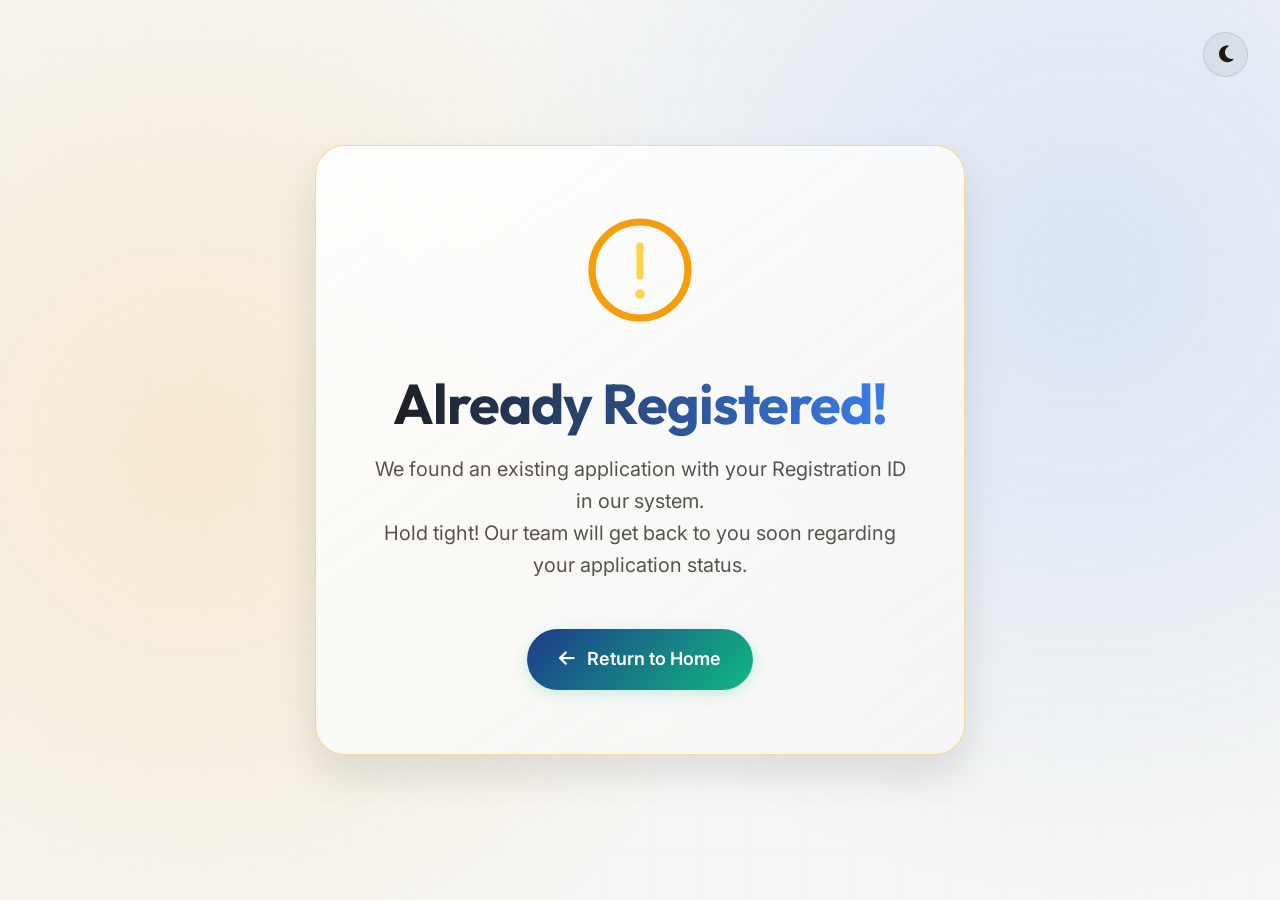
<file: already-registered.html>
<!DOCTYPE html>
<html lang="en" data-theme="light">
<head>
  <meta charset="UTF-8">
  <meta name="viewport" content="width=device-width, initial-scale=1.0">
  <title>Already Registered - CodeBhumi</title>
  
  <link rel="icon" type="image/jpeg" href="Org%20Logo.jpeg?v=2">
  <link rel="apple-touch-icon" href="Org%20Logo.jpeg?v=2">
  
  <link rel="preconnect" href="https://fonts.googleapis.com">
  <link rel="preconnect" href="https://fonts.gstatic.com" crossorigin>
  <link href="https://fonts.googleapis.com/css2?family=Inter:wght@400;500;600;700;800&family=Outfit:wght@500;700;900&display=swap" rel="stylesheet">
  <link rel="stylesheet" href="https://cdnjs.cloudflare.com/ajax/libs/font-awesome/6.4.0/css/all.min.css">
  
  <link rel="stylesheet" href="styles.css">
  <style>
    body {
      overflow-x: hidden;
      display: flex;
      flex-direction: column;
      min-height: 100vh;
      align-items: center;
      justify-content: center;
      background: var(--bg-secondary, #0B1121);
      transition: background-color 0.4s ease;
    }
    
    .top-actions {
      position: absolute;
      top: 2rem;
      right: 2rem;
      z-index: 50;
    }
    
    .theme-toggle-btn {
      background: rgba(255,255,255,0.05);
      border: 1px solid rgba(255,255,255,0.1);
      color: var(--text-primary);
      width: 45px;
      height: 45px;
      border-radius: 50%;
      cursor: pointer;
      display: flex;
      align-items: center;
      justify-content: center;
      font-size: 1.2rem;
      transition: all 0.3s;
    }

    [data-theme="light"] .theme-toggle-btn {
      background: rgba(0,0,0,0.05);
      border-color: rgba(0,0,0,0.1);
      color: #1C1917;
    }

    .bg-animation {
      position: fixed;
      top: 0; left: 0; width: 100vw; height: 100vh;
      z-index: 1;
      pointer-events: none;
      background-image: 
        radial-gradient(circle at 15% 50%, rgba(245, 158, 11, 0.08) 0%, transparent 50%),
        radial-gradient(circle at 85% 30%, rgba(59, 130, 246, 0.08) 0%, transparent 50%);
    }

    [data-theme="light"] .bg-animation {
      background-image: 
        radial-gradient(circle at 15% 50%, rgba(245, 158, 11, 0.15) 0%, transparent 50%),
        radial-gradient(circle at 85% 30%, rgba(59, 130, 246, 0.15) 0%, transparent 50%);
    }

    .success-container {
      background: linear-gradient(145deg, rgba(15, 23, 42, 0.8), rgba(30, 58, 138, 0.2));
      border: 1px solid rgba(245, 158, 11, 0.3);
      border-radius: 30px;
      padding: 4rem 3rem;
      text-align: center;
      max-width: 650px;
      width: 90%;
      box-shadow: 0 30px 60px rgba(0, 0, 0, 0.4), inset 0 1px 0 rgba(255, 255, 255, 0.1);
      position: relative;
      z-index: 10;
      backdrop-filter: blur(20px);
      -webkit-backdrop-filter: blur(20px);
      transform: translateY(50px);
      opacity: 0;
      animation: slideUpFade 0.8s cubic-bezier(0.16, 1, 0.3, 1) forwards;
    }

    [data-theme="light"] .success-container {
      background: linear-gradient(145deg, rgba(255, 255, 255, 0.9), rgba(246, 246, 244, 0.8));
      border: 1px solid rgba(245, 158, 11, 0.4);
      box-shadow: 0 20px 40px rgba(0, 0, 0, 0.1), inset 0 1px 0 rgba(255, 255, 255, 0.6);
    }

    @keyframes slideUpFade {
      100% { transform: translateY(0); opacity: 1; }
    }

    .icon-wrapper {
      position: relative;
      width: 120px;
      height: 120px;
      margin: 0 auto 2.5rem;
    }

    .success-svg {
      width: 100%;
      height: 100%;
      z-index: 2;
      position: relative;
    }

    .success-svg circle.main-circle {
      stroke-dasharray: 260;
      stroke-dashoffset: 260;
      animation: drawCircle 1s cubic-bezier(0.65, 0, 0.45, 1) forwards;
      animation-delay: 0.2s;
    }

    .success-svg line {
      stroke-dasharray: 40;
      stroke-dashoffset: 40;
      animation: drawCheck 0.6s cubic-bezier(0.65, 0, 0.45, 1) forwards;
      animation-delay: 0.8s;
    }
    
    .success-svg circle.dot {
      opacity: 0;
      animation: fadeInText 0.4s forwards;
      animation-delay: 1.2s;
    }

    @keyframes drawCircle {
      100% { stroke-dashoffset: 0; }
    }

    @keyframes drawCheck {
      100% { stroke-dashoffset: 0; }
    }

    .icon-glow {
      position: absolute;
      top: 50%;
      left: 50%;
      transform: translate(-50%, -50%);
      width: 130px;
      height: 130px;
      background: rgba(245, 158, 11, 0.4);
      filter: blur(30px);
      border-radius: 50%;
      z-index: 1;
      animation: pulseGlow 3s infinite alternate;
      animation-delay: 1.5s;
      opacity: 0;
    }

    @keyframes pulseGlow {
      0% { opacity: 0.4; transform: translate(-50%, -50%) scale(0.9); }
      100% { opacity: 0.8; transform: translate(-50%, -50%) scale(1.2); }
    }

    .success-container h1 {
      font-size: 3.5rem;
      font-family: 'Outfit', sans-serif;
      margin-bottom: 1rem;
      letter-spacing: -1px;
      background: linear-gradient(to right, #ffffff, #94a3b8);
      -webkit-background-clip: text;
      background-clip: text;
      -webkit-text-fill-color: transparent;
      opacity: 0;
      animation: fadeInText 0.8s ease forwards;
      animation-delay: 1s;
    }

    [data-theme="light"] .success-container h1 {
      background: linear-gradient(to right, #1C1917, #3B82F6);
      -webkit-background-clip: text;
      background-clip: text;
      -webkit-text-fill-color: transparent;
    }

    .success-container p {
      color: var(--text-muted);
      font-size: 1.25rem;
      margin-bottom: 3rem;
      line-height: 1.6;
      opacity: 0;
      animation: fadeInText 0.8s ease forwards;
      animation-delay: 1.3s;
    }

    .action-box {
      display: flex;
      justify-content: center;
      gap: 1rem;
      flex-wrap: wrap;
    }

    .action-btn {
      opacity: 0;
      animation: popBtn 0.8s cubic-bezier(0.175, 0.885, 0.32, 1.275) forwards;
    }

    .delay-1 {
      animation-delay: 1.6s;
    }

    @keyframes fadeInText {
      100% { opacity: 1; }
    }

    @keyframes popBtn {
      0% { opacity: 0; transform: scale(0.8); }
      100% { opacity: 1; transform: scale(1); }
    }

    @media (max-width: 600px) {
      .success-container {
        padding: 2.5rem 1.5rem;
        border-radius: 20px;
      }
      .success-container h1 {
        font-size: 2.2rem;
      }
      .success-container p {
        font-size: 1.1rem;
        margin-bottom: 2rem;
      }
      .icon-wrapper {
        width: 90px;
        height: 90px;
        margin-bottom: 1.5rem;
      }
      .action-box .btn {
        width: 100%;
      }
    }

    @media (pointer: fine) {
      * { cursor: auto !important; }
      a, button { cursor: pointer !important; }
      .cursor-dot, .cursor-outline { display: none !important; }
    }
  </style>
</head>
<body>
  <!-- Theme Toggle -->
  <div class="top-actions">
    <button id="theme-toggle" class="theme-toggle-btn" aria-label="Toggle Theme">
      <i class="fa-solid fa-sun"></i>
    </button>
  </div>

  <!-- Ambient Background -->
  <div class="bg-animation"></div>
  <div class="hero-grid" style="position: fixed; opacity: 0.2;"></div>
  
  <div class="success-container">
    <div class="icon-wrapper">
      <div class="icon-glow"></div>
      <svg class="success-svg" viewBox="0 0 100 100" xmlns="http://www.w3.org/2000/svg">
        <circle class="main-circle" cx="50" cy="50" r="40" fill="none" stroke="#f59e0b" stroke-width="6" stroke-linecap="round"/>
        <line x1="50" y1="30" x2="50" y2="55" fill="none" stroke="#fcd34d" stroke-width="6" stroke-linecap="round"/>
        <circle class="dot" cx="50" cy="70" r="4" fill="#fcd34d"/>
      </svg>
    </div>
    
    <h1>Already Registered!</h1>
    <p>We found an existing application with your Registration ID in our system.<br>Hold tight! Our team will get back to you soon regarding your application status.</p>
    
    <div class="action-box">
      <a href="index.html" class="btn btn-primary btn-large hover-lift action-btn delay-1">
        <i class="fa-solid fa-arrow-left" style="margin-right: 8px;"></i> Return to Home
      </a>
    </div>
  </div>

  <script src="script.js"></script>
</body>
</html>
</file>
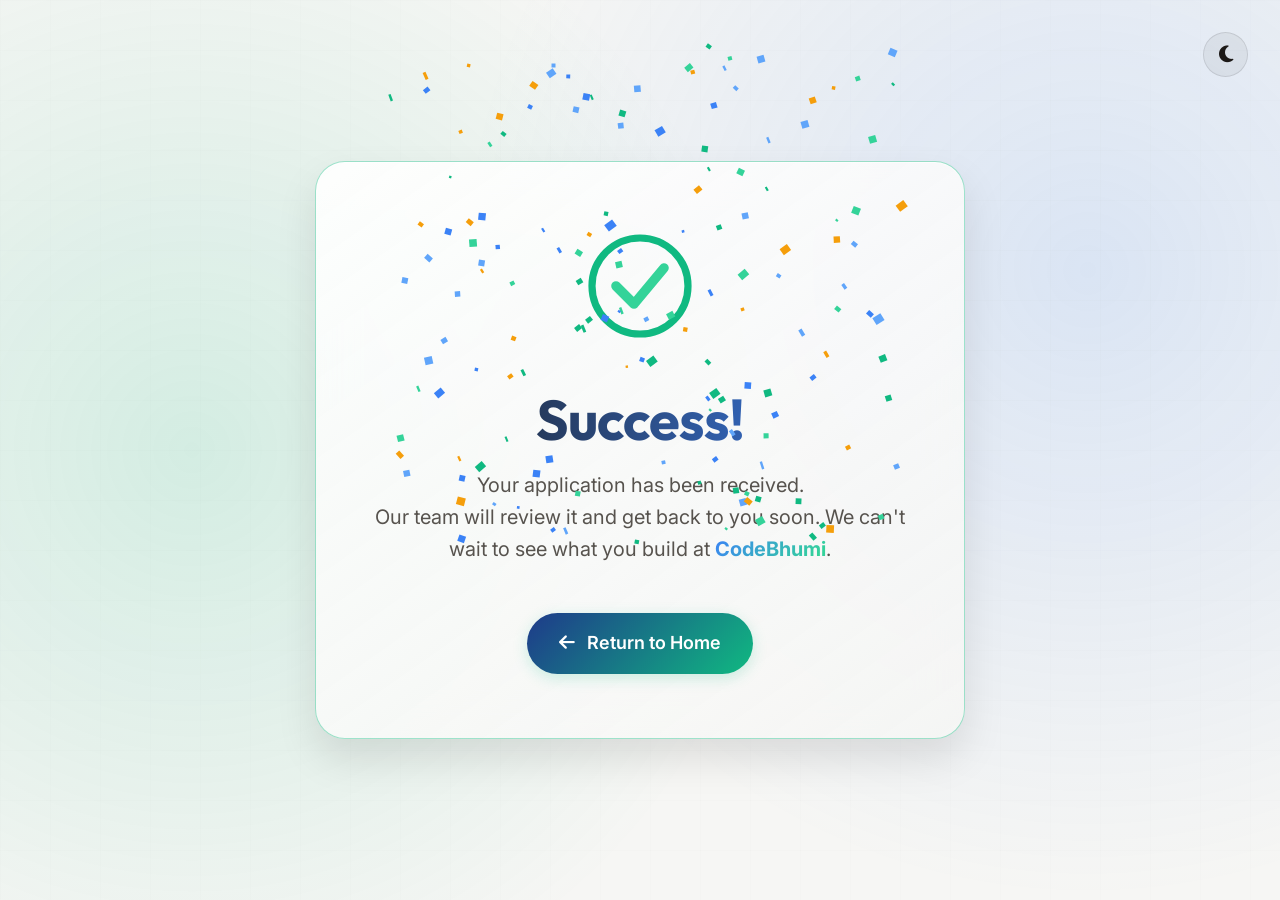
<file: success.html>
<!DOCTYPE html>
<html lang="en" data-theme="dark">
<head>
  <meta charset="UTF-8">
  <meta name="viewport" content="width=device-width, initial-scale=1.0">
  <title>Application Submitted - CodeBhumi</title>
  
  <link rel="icon" type="image/jpeg" href="Org%20Logo.jpeg?v=2">
  <link rel="apple-touch-icon" href="Org%20Logo.jpeg?v=2">
  
  <link rel="preconnect" href="https://fonts.googleapis.com">
  <link rel="preconnect" href="https://fonts.gstatic.com" crossorigin>
  <link href="https://fonts.googleapis.com/css2?family=Inter:wght@400;500;600;700;800&family=Outfit:wght@500;700;900&display=swap" rel="stylesheet">
  <link rel="stylesheet" href="https://cdnjs.cloudflare.com/ajax/libs/font-awesome/6.4.0/css/all.min.css">
  
  <link rel="stylesheet" href="styles.css">
  <style>
    body {
      overflow-x: hidden;
      display: flex;
      flex-direction: column;
      min-height: 100vh;
      align-items: center;
      justify-content: center;
      background: var(--bg-secondary, #0B1121);
      transition: background-color 0.4s ease;
    }
    
    .top-actions {
      position: absolute;
      top: 2rem;
      right: 2rem;
      z-index: 50;
    }
    
    .theme-toggle-btn {
      background: rgba(255,255,255,0.05);
      border: 1px solid rgba(255,255,255,0.1);
      color: var(--text-primary);
      width: 45px;
      height: 45px;
      border-radius: 50%;
      cursor: pointer;
      display: flex;
      align-items: center;
      justify-content: center;
      font-size: 1.2rem;
      transition: all 0.3s;
    }

    [data-theme="light"] .theme-toggle-btn {
      background: rgba(0,0,0,0.05);
      border-color: rgba(0,0,0,0.1);
      color: #1C1917;
    }

    .bg-animation {
      position: fixed;
      top: 0; left: 0; width: 100vw; height: 100vh;
      z-index: 1;
      pointer-events: none;
      background-image: 
        radial-gradient(circle at 15% 50%, rgba(16, 185, 129, 0.08) 0%, transparent 50%),
        radial-gradient(circle at 85% 30%, rgba(59, 130, 246, 0.08) 0%, transparent 50%);
    }

    [data-theme="light"] .bg-animation {
      background-image: 
        radial-gradient(circle at 15% 50%, rgba(16, 185, 129, 0.15) 0%, transparent 50%),
        radial-gradient(circle at 85% 30%, rgba(59, 130, 246, 0.15) 0%, transparent 50%);
    }

    canvas#confetti-canvas {
      position: fixed;
      top: 0; left: 0; width: 100%; height: 100%;
      pointer-events: none;
      z-index: 100;
    }

    .success-container {
      background: linear-gradient(145deg, rgba(15, 23, 42, 0.8), rgba(30, 58, 138, 0.2));
      border: 1px solid rgba(16, 185, 129, 0.3);
      border-radius: 30px;
      padding: 4rem 3rem;
      text-align: center;
      max-width: 650px;
      width: 90%;
      box-shadow: 0 30px 60px rgba(0, 0, 0, 0.4), inset 0 1px 0 rgba(255, 255, 255, 0.1);
      position: relative;
      z-index: 10;
      backdrop-filter: blur(20px);
      -webkit-backdrop-filter: blur(20px);
      transform: translateY(50px);
      opacity: 0;
      animation: slideUpFade 0.8s cubic-bezier(0.16, 1, 0.3, 1) forwards;
    }

    [data-theme="light"] .success-container {
      background: linear-gradient(145deg, rgba(255, 255, 255, 0.9), rgba(246, 246, 244, 0.8));
      border: 1px solid rgba(16, 185, 129, 0.4);
      box-shadow: 0 20px 40px rgba(0, 0, 0, 0.1), inset 0 1px 0 rgba(255, 255, 255, 0.6);
    }

    @keyframes slideUpFade {
      100% { transform: translateY(0); opacity: 1; }
    }

    .icon-wrapper {
      position: relative;
      width: 120px;
      height: 120px;
      margin: 0 auto 2.5rem;
    }

    .success-svg {
      width: 100%;
      height: 100%;
      z-index: 2;
      position: relative;
    }

    .success-svg circle {
      stroke-dasharray: 260;
      stroke-dashoffset: 260;
      animation: drawCircle 1s cubic-bezier(0.65, 0, 0.45, 1) forwards;
      animation-delay: 0.2s;
    }

    .success-svg path {
      stroke-dasharray: 80;
      stroke-dashoffset: 80;
      animation: drawCheck 0.6s cubic-bezier(0.65, 0, 0.45, 1) forwards;
      animation-delay: 0.8s;
    }

    @keyframes drawCircle {
      100% { stroke-dashoffset: 0; }
    }

    @keyframes drawCheck {
      100% { stroke-dashoffset: 0; }
    }

    .icon-glow {
      position: absolute;
      top: 50%;
      left: 50%;
      transform: translate(-50%, -50%);
      width: 130px;
      height: 130px;
      background: rgba(16, 185, 129, 0.4);
      filter: blur(30px);
      border-radius: 50%;
      z-index: 1;
      animation: pulseGlow 3s infinite alternate;
      animation-delay: 1.5s;
      opacity: 0;
    }

    @keyframes pulseGlow {
      0% { opacity: 0.4; transform: translate(-50%, -50%) scale(0.9); }
      100% { opacity: 0.8; transform: translate(-50%, -50%) scale(1.2); }
    }

    .success-container h1 {
      font-size: 3.5rem;
      font-family: 'Outfit', sans-serif;
      margin-bottom: 1rem;
      letter-spacing: -1px;
      background: linear-gradient(to right, #ffffff, #94a3b8);
      -webkit-background-clip: text;
      background-clip: text;
      -webkit-text-fill-color: transparent;
      opacity: 0;
      animation: fadeInText 0.8s ease forwards;
      animation-delay: 1s;
    }

    [data-theme="light"] .success-container h1 {
      background: linear-gradient(to right, #1C1917, #3B82F6);
      -webkit-background-clip: text;
      background-clip: text;
      -webkit-text-fill-color: transparent;
    }

    .success-container p {
      color: var(--text-muted);
      font-size: 1.25rem;
      margin-bottom: 3rem;
      line-height: 1.6;
      opacity: 0;
      animation: fadeInText 0.8s ease forwards;
      animation-delay: 1.3s;
    }

    .action-box {
      display: flex;
      justify-content: center;
      gap: 1rem;
      flex-wrap: wrap;
    }

    .action-btn {
      opacity: 0;
      animation: popBtn 0.8s cubic-bezier(0.175, 0.885, 0.32, 1.275) forwards;
    }

    .delay-1 {
      animation-delay: 1.6s;
    }

    .delay-2 {
      animation-delay: 5.5s; /* Appears after confetti finishes */
    }

    @keyframes fadeInText {
      100% { opacity: 1; }
    }

    @keyframes popBtn {
      0% { opacity: 0; transform: scale(0.8); }
      100% { opacity: 1; transform: scale(1); }
    }

    @media (pointer: fine) {
      * { cursor: auto !important; }
      a, button { cursor: pointer !important; }
      .cursor-dot, .cursor-outline { display: none !important; }
    }
  </style>
</head>
<body>
  <!-- Theme Toggle -->
  <div class="top-actions">
    <button id="theme-toggle" class="theme-toggle-btn" aria-label="Toggle Theme">
      <i class="fa-solid fa-sun"></i>
    </button>
  </div>

  <!-- Ambient Background -->
  <div class="bg-animation"></div>
  <div class="hero-grid" style="position: fixed; opacity: 0.2;"></div>
  
  <!-- Canvas for Confetti -->
  <canvas id="confetti-canvas"></canvas>

  <div class="success-container" id="screenshot-capture-area">
    <div class="icon-wrapper">
      <div class="icon-glow"></div>
      <svg class="success-svg" viewBox="0 0 100 100" xmlns="http://www.w3.org/2000/svg">
        <circle cx="50" cy="50" r="40" fill="none" stroke="#10b981" stroke-width="6" stroke-linecap="round"/>
        <path d="M30 50 L45 65 L70 35" fill="none" stroke="#34d399" stroke-width="8" stroke-linecap="round" stroke-linejoin="round"/>
      </svg>
    </div>
    
    <h1>Success!</h1>
    <p>Your application has been received.<br>Our team will review it and get back to you soon. We can't wait to see what you build at <strong class="text-gradient">CodeBhumi</strong>.</p>
    
    <div class="action-box">
      <a href="index.html" class="btn btn-primary btn-large hover-lift action-btn delay-1">
        <i class="fa-solid fa-arrow-left" style="margin-right: 8px;"></i> Return to Home
      </a>
    </div>
  </div>

  <script src="script.js"></script>
  
  <script>
    // Confetti Engine
    document.addEventListener("DOMContentLoaded", () => {
      const canvas = document.getElementById("confetti-canvas");
      const ctx = canvas.getContext("2d");
      
      canvas.width = window.innerWidth;
      canvas.height = window.innerHeight;

      const particles = [];
      const colors = ['#3B82F6', '#10B981', '#34D399', '#60A5FA', '#F59E0B'];

      for (let i = 0; i < 150; i++) {
        particles.push({
          x: canvas.width / 2,
          y: canvas.height / 2 + 100, // explode from slightly below center
          r: Math.random() * 6 + 2,
          dx: Math.random() * 25 - 12.5,
          dy: Math.random() * -25 - 5,
          color: colors[Math.floor(Math.random() * colors.length)],
          tilt: Math.floor(Math.random() * 10) - 10,
          tiltAngleIncrement: (Math.random() * 0.07) + 0.05,
          tiltAngle: 0
        });
      }

      function draw() {
        ctx.clearRect(0, 0, canvas.width, canvas.height);
        
        for (let i = 0; i < particles.length; i++) {
          const p = particles[i];
          ctx.beginPath();
          ctx.lineWidth = p.r;
          ctx.strokeStyle = p.color;
          p.tiltAngle += p.tiltAngleIncrement;
          
          ctx.moveTo(p.x + p.tilt + p.r, p.y);
          ctx.lineTo(p.x + p.tilt, p.y + p.tilt + p.r);
          ctx.stroke();

          p.x += p.dx;
          p.y += p.dy;
          p.dy += 0.5; // gravity
          p.dx += Math.sin(p.tiltAngle) * 0.1;
        }

        const activeParticles = particles.filter(p => p.y < canvas.height + 50 && p.x > -50 && p.x < canvas.width + 50);
        
        if (activeParticles.length > 0) {
          requestAnimationFrame(draw);
        } else {
          ctx.clearRect(0, 0, canvas.width, canvas.height);
        }
      }

      // Small delay matching the slide up
      setTimeout(() => {
        draw();
      }, 500);

      window.addEventListener('resize', () => {
        canvas.width = window.innerWidth;
        canvas.height = window.innerHeight;
      });
    });
  </script>
</body>
</html>
</file>
<file: styles.css>
/* CodeBhumi Premium Corporate Styles */

:root {
  /* Base Colors */
  --color-blue: #1E3A8A;
  --color-green: #10B981;
  --color-blue-light: #3B82F6;
  --color-green-light: #34D399;

  /* Light Theme (Warm White + Green) */
  --bg-primary: #FDFDFB; /* Warm white */
  --bg-secondary: #F6F6F4;
  --text-primary: #1C1917; /* Warm dark gray */
  --text-muted: #57534E;
  --card-bg: rgba(255, 255, 255, 0.7);
  --card-border: rgba(16, 185, 129, 0.2);
  --btn-secondary-bg: rgba(16, 185, 129, 0.05);
  --btn-secondary-border: rgba(16, 185, 129, 0.3);
  --btn-secondary-color: #10B981;
  --btn-secondary-hover: rgba(16, 185, 129, 0.15);
  --nav-bg: rgba(253, 253, 251, 0.85);
  --nav-link: #57534E;
  --nav-link-hover: #1C1917;
  --gradient-card: linear-gradient(145deg, rgba(255, 255, 255, 0.9), rgba(246, 246, 244, 0.5));
  --hero-gradient: linear-gradient(to top, var(--bg-primary), transparent);

  /* Typography */
  --font-main: 'Inter', -apple-system, BlinkMacSystemFont, "Segoe UI", Roboto, Helvetica, Arial, sans-serif;
}

[data-theme="dark"] {
  /* Dark Theme (Dark Glassmorphism) */
  --bg-primary: #0F172A;
  --bg-secondary: #0B1121;
  --text-primary: #FFFFFF;
  --text-muted: #94A3B8;
  --card-bg: rgba(15, 23, 42, 0.6);
  --card-border: rgba(255, 255, 255, 0.05);
  --btn-secondary-bg: transparent;
  --btn-secondary-border: rgba(255, 255, 255, 0.2);
  --btn-secondary-color: #FFFFFF;
  --btn-secondary-hover: rgba(255, 255, 255, 0.1);
  --nav-bg: rgba(15, 23, 42, 0.85);
  --nav-link: #94A3B8;
  --nav-link-hover: #FFFFFF;
  --gradient-card: linear-gradient(145deg, rgba(30, 58, 138, 0.1), rgba(15, 23, 42, 0.5));
  --hero-gradient: linear-gradient(to top, var(--bg-primary), transparent);
}

* {
  margin: 0;
  padding: 0;
  box-sizing: border-box;
  scrollbar-width: thin;
  scrollbar-color: var(--color-green) var(--bg-primary);
}

body {
  font-family: var(--font-main);
  background: var(--bg-primary);
  color: var(--text-primary);
  line-height: 1.6;
  overflow-x: hidden;
  transition: background-color 0.4s ease, color 0.4s ease;
}

/* Custom Scrollbar */
::-webkit-scrollbar {
  width: 12px;
}

::-webkit-scrollbar-track {
  background: var(--bg-primary);
}

::-webkit-scrollbar-thumb {
  background-color: var(--color-green);
  border-radius: 10px;
  border: 3px solid var(--bg-primary);
  transition: background-color 0.3s ease;
}

::-webkit-scrollbar-thumb:hover {
  background-color: var(--color-green-light);
}

/* Custom Cursor (Desktop Only) */
@media (pointer: fine) {
  * {
    cursor: none !important;
  }
  
  .cursor-dot, .cursor-outline {
    position: fixed;
    top: 0;
    left: 0;
    border-radius: 50%;
    pointer-events: none;
    z-index: 9999;
    will-change: transform;
  }

  .cursor-dot {
    width: 10px;
    height: 10px;
    background-color: var(--color-green);
    transform: translate(calc(-50%), calc(-50%));
  }

  .cursor-outline {
    width: 40px;
    height: 40px;
    border: 2px solid var(--color-green);
    opacity: 0.5;
    transform: translate(calc(-50%), calc(-50%));
    transition: width 0.2s, height 0.2s, background-color 0.2s, border-color 0.2s;
  }
}

@media (pointer: coarse) {
  .cursor-dot, .cursor-outline {
    display: none;
  }
}

/* Base Typography */
h1, h2, h3, h4, h5, h6 {
  font-family: 'Outfit', sans-serif;
  font-weight: 700;
  line-height: 1.2;
}

a {
  text-decoration: none;
  color: inherit;
  transition: all 0.3s ease;
}

ul {
  list-style: none;
}

/* Utilities */
.text-gradient {
  background: linear-gradient(135deg, var(--color-blue-light), var(--color-green-light), var(--color-blue-light));
  background-size: 200% auto;
  -webkit-background-clip: text;
  -webkit-text-fill-color: transparent;
  background-clip: text;
  animation: shimmer 3s linear infinite;
}

@keyframes shimmer {
  to {
    background-position: 200% center;
  }
}

.btn {
  display: inline-block;
  padding: 0.75rem 1.5rem;
  border-radius: 50px;
  font-weight: 600;
  font-family: 'Inter', sans-serif;
  cursor: pointer;
  transition: all 0.3s ease;
  border: none;
  position: relative;
  overflow: hidden;
  z-index: 1;
}

.btn-primary {
  background: linear-gradient(135deg, var(--color-blue), var(--color-green));
  color: white;
  box-shadow: 0 4px 15px rgba(16, 185, 129, 0.2);
}

.btn-primary::before {
  content: '';
  position: absolute;
  top: 0; left: 0; right: 0; bottom: 0;
  background: linear-gradient(135deg, var(--color-blue-light), var(--color-green-light));
  z-index: -1;
  transition: opacity 0.3s ease;
  opacity: 0;
}

.btn-primary:hover::before {
  opacity: 1;
}

.btn-primary:hover {
  transform: translateY(-3px) scale(1.02);
  box-shadow: 0 10px 30px rgba(16, 185, 129, 0.5), 0 0 20px rgba(59, 130, 246, 0.4);
  animation: pulse-border 2s infinite;
}

@keyframes pulse-border {
  0% { box-shadow: 0 0 0 0 rgba(16, 185, 129, 0.6); }
  70% { box-shadow: 0 0 0 15px rgba(16, 185, 129, 0); }
  100% { box-shadow: 0 0 0 0 rgba(16, 185, 129, 0); }
}

.btn-secondary {
  background: var(--btn-secondary-bg);
  color: var(--btn-secondary-color);
  border: 1px solid var(--btn-secondary-border);
  backdrop-filter: blur(10px);
}

.btn-secondary:hover {
  background: var(--btn-secondary-hover);
  transform: translateY(-2px);
}

.btn-large {
  padding: 1rem 2rem;
  font-size: 1.125rem;
}

/* Navbar */
.navbar {
  position: fixed;
  top: 0;
  left: 0;
  width: 100%;
  padding: 1rem 0;
  z-index: 1000;
  transition: all 0.3s ease;
  border-bottom: 1px solid transparent;
}

.navbar.scrolled {
  background: var(--nav-bg);
  backdrop-filter: blur(12px);
  -webkit-backdrop-filter: blur(12px);
  border-bottom: 1px solid var(--card-border);
  box-shadow: 0 4px 30px rgba(0, 0, 0, 0.1);
  padding: 0.75rem 0;
}

.nav-container {
  max-width: 1280px;
  margin: 0 auto;
  padding: 0 2rem;
  display: flex;
  justify-content: space-between;
  align-items: center;
}

.logo img {
  height: 48px;
  width: auto;
  object-fit: contain;
  transition: transform 0.3s ease;
}

.logo:hover img {
  transform: scale(1.05);
}

.nav-links {
  display: flex;
  gap: 2.5rem;
  align-items: center;
}

.nav-links a {
  font-size: 0.95rem;
  font-weight: 500;
  color: var(--nav-link);
  position: relative;
  transition: color 0.3s ease;
}

.nav-links a:hover {
  color: var(--nav-link-hover);
}

.nav-links a::after {
  content: '';
  position: absolute;
  width: 0;
  height: 2px;
  bottom: -4px;
  left: 0;
  background: var(--color-green-light);
  transition: width 0.3s ease;
  border-radius: 2px;
}

.nav-links a:hover::after {
  width: 100%;
}

.mobile-toggle {
  display: none;
  background: none;
  border: none;
  cursor: pointer;
  padding: 0.5rem;
  z-index: 1001;
}

.mobile-toggle span {
  display: block;
  width: 25px;
  height: 2px;
  background-color: var(--text-primary);
  margin: 5px 0;
  transition: 0.3s;
  border-radius: 2px;
}

/* Theme Toggle styles */
.nav-actions {
  display: flex;
  align-items: center;
  gap: 1.5rem;
}

.theme-toggle-btn {
  background: var(--btn-secondary-bg);
  border: 1px solid var(--btn-secondary-border);
  color: var(--text-primary);
  font-size: 1.25rem;
  cursor: pointer;
  transition: all 0.3s ease;
  display: flex;
  align-items: center;
  justify-content: center;
  width: 40px;
  height: 40px;
  border-radius: 50%;
}

.theme-toggle-btn:hover {
  transform: scale(1.1);
  background: var(--btn-secondary-hover);
}

@media (max-width: 900px) {
  .nav-actions {
    display: none;
  }
}

/* Hero Section */
.hero {
  min-height: 100vh;
  display: flex;
  align-items: center;
  justify-content: center;
  position: relative;
  overflow: hidden;
  padding: 8rem 2rem 4rem;
  perspective: 1200px;
}

.hero-bg {
  position: absolute;
  top: 0;
  left: 0;
  width: 100%;
  height: 100%;
  z-index: 0;
  opacity: 0.4;
}

.hero-bg::after {
  content: '';
  position: absolute;
  bottom: 0;
  left: 0;
  width: 100%;
  height: 30%;
  background: var(--hero-gradient);
  z-index: 2;
}

.hero-grid {
  position: absolute;
  top: 0; left: 0; width: 100%; height: 100%;
  background-size: 50px 50px;
  background-image: linear-gradient(to right, rgba(148, 163, 184, 0.05) 1px, transparent 1px),
                    linear-gradient(to bottom, rgba(148, 163, 184, 0.05) 1px, transparent 1px);
  z-index: 1;
  pointer-events: none;
}

[data-theme="light"] .hero-grid {
  background-image: linear-gradient(to right, rgba(28, 25, 23, 0.05) 1px, transparent 1px),
                    linear-gradient(to bottom, rgba(28, 25, 23, 0.05) 1px, transparent 1px);
}

.hero-glow {
  position: absolute;
  border-radius: 50%;
  filter: blur(100px);
  z-index: 0;
  opacity: 0.6;
  pointer-events: none;
  animation: float-glow 8s ease-in-out infinite alternate;
}

.glow-1 {
  top: -10%;
  left: -5%;
  width: 50vw;
  height: 50vw;
  max-width: 600px;
  max-height: 600px;
  background: radial-gradient(circle, rgba(59, 130, 246, 0.6), transparent 70%);
}

.glow-2 {
  bottom: -10%;
  right: -5%;
  width: 60vw;
  height: 60vw;
  max-width: 700px;
  max-height: 700px;
  background: radial-gradient(circle, rgba(16, 185, 129, 0.5), transparent 70%);
  animation-duration: 12s;
  animation-direction: alternate-reverse;
}

@keyframes float-glow {
  0% { transform: translate(0, 0) scale(1); }
  100% { transform: translate(30px, -40px) scale(1.1); }
}

.hero-content {
  position: relative;
  z-index: 3;
  text-align: center;
  max-width: 800px;
  display: flex;
  flex-direction: column;
  align-items: center;
  transform-style: preserve-3d;
  transition: transform 0.1s cubic-bezier(0.25, 0.46, 0.45, 0.94);
}

/* .hero-logo removed */

.hero-title {
  font-size: clamp(3.5rem, 8vw, 6.5rem);
  margin-bottom: 1rem;
  letter-spacing: -1.5px;
  line-height: 1.1;
  text-shadow: 0 10px 30px rgba(0, 0, 0, 0.3), 0 20px 50px rgba(16, 185, 129, 0.15);
  transform: translateZ(60px);
}

/* Interactive Title & Typography */
.interactive-title {
  display: inline-block;
  position: relative;
}

.leaf-wrapper {
  position: relative;
  display: inline-block;
}

.leaf-dot {
  position: absolute;
  top: -0.3em;
  left: 50%;
  transform: translateX(-50%) rotate(15deg);
  font-size: 0.55em;
  color: var(--color-green-light);
  background: linear-gradient(135deg, var(--color-green), var(--color-green-light));
  -webkit-background-clip: text;
  -webkit-text-fill-color: transparent;
  background-clip: text;
  filter: drop-shadow(0 2px 8px rgba(16, 185, 129, 0.4));
  z-index: 10;
  animation: leaf-float 5s ease-in-out infinite;
  pointer-events: none;
}

@keyframes leaf-float {
  0% { transform: translateX(-50%) translateY(0) rotate(15deg); }
  50% { transform: translateX(-50%) translateY(-6px) rotate(22deg); }
  100% { transform: translateX(-50%) translateY(0) rotate(15deg); }
}

.cursor {
  display: inline-block;
  width: 3px;
  background-color: var(--color-green-light);
  animation: blink 1s step-end infinite;
  margin-left: 5px;
  vertical-align: middle;
}

@keyframes blink {
  0%, 100% { opacity: 1; }
  50% { opacity: 0; }
}

.hover-lift {
  transition: all 0.4s cubic-bezier(0.175, 0.885, 0.32, 1.275);
}

.hover-lift:hover {
  transform: translateY(-5px) scale(1.05) translateZ(20px);
  box-shadow: 0 15px 30px rgba(16, 185, 129, 0.3), 0 0 20px rgba(59, 130, 246, 0.2);
}

.hero-tagline {
  font-size: clamp(1.1rem, 2vw, 1.5rem);
  color: var(--text-muted);
  margin-bottom: 1.5rem;
  font-weight: 400;
  max-width: 600px;
  transform: translateZ(40px);
  text-shadow: 0 4px 15px rgba(0, 0, 0, 0.1);
}

.hero-features {
  display: flex;
  justify-content: center;
  flex-wrap: wrap;
  gap: 1.2rem;
  margin-bottom: 3rem;
  color: var(--text-muted);
  font-weight: 500;
  font-size: 1.05rem;
  transform: translateZ(30px);
  animation: float-up-down 6s ease-in-out infinite;
}

.hero-features span.dot {
  color: var(--color-green-light);
  opacity: 0.6;
}

@keyframes float-up-down {
  0%, 100% { transform: translateY(0) translateZ(30px); }
  50% { transform: translateY(-8px) translateZ(30px); }
}

.hero-actions {
  display: flex;
  gap: 1.5rem;
  justify-content: center;
  flex-wrap: wrap;
  transform: translateZ(50px);
  transform-style: preserve-3d;
}

/* Animations */
@keyframes float {
  0% { transform: translateY(0px); }
  50% { transform: translateY(-15px); }
  100% { transform: translateY(0px); }
}

.floating {
  animation: float 6s ease-in-out infinite;
}

/* Responsive */
@media (max-width: 900px) {
  .nav-links, .nav-btn {
    display: none;
  }
  
  .mobile-toggle {
    display: block;
  }
}

/* Sections Common */
.section {
  padding: 6rem 2rem;
  position: relative;
}

.container {
  max-width: 1200px;
  margin: 0 auto;
}

.section-header {
  margin-bottom: 4rem;
}

.section-title {
  font-size: clamp(2rem, 4vw, 3.5rem);
  margin-bottom: 1rem;
}

.section-subtitle {
  color: var(--text-muted);
  font-size: 1.125rem;
  max-width: 600px;
  margin: 0 auto;
}

.text-center {
  text-align: center;
}

.bg-darker {
  background: var(--bg-secondary);
}

/* About Section */
.pattern-bg {
  position: relative;
}

.about-grid {
  display: grid;
  grid-template-columns: repeat(auto-fit, minmax(250px, 1fr));
  gap: 2rem;
}

.about-card {
  background: var(--card-bg);
  border: 1px solid var(--card-border);
  padding: 2.5rem 2rem;
  border-radius: 20px;
  transition: all 0.4s cubic-bezier(0.175, 0.885, 0.32, 1.275);
  text-align: center;
  position: relative;
  overflow: hidden;
  backdrop-filter: blur(10px);
}

.icon-wrap {
  width: 70px;
  height: 70px;
  background: rgba(59, 130, 246, 0.1);
  border-radius: 50%;
  display: flex;
  align-items: center;
  justify-content: center;
  margin: 0 auto 1.5rem;
  font-size: 1.75rem;
  color: var(--color-blue-light);
  transition: all 0.3s ease;
}

.about-card h3 {
  font-size: 1.25rem;
  margin-bottom: 1rem;
}

.about-card p {
  color: var(--text-muted);
  font-size: 0.95rem;
}

.glow-hover:hover {
  transform: translateY(-10px);
  background: var(--card-bg);
  border-color: rgba(16, 185, 129, 0.3);
  box-shadow: 0 10px 40px -10px rgba(16, 185, 129, 0.2);
}

.glow-hover:hover .icon-wrap {
  background: rgba(16, 185, 129, 0.2);
  color: var(--color-green-light);
  transform: scale(1.1);
}

/* What We Do */
.cards-grid {
  display: grid;
  grid-template-columns: repeat(auto-fit, minmax(280px, 1fr));
  gap: 2rem;
}

.item-card {
  background: var(--gradient-card);
  border: 1px solid var(--card-border);
  border-radius: 20px;
  padding: 3rem 2rem;
  text-align: left;
  transition: all 0.4s ease;
  position: relative;
  backdrop-filter: blur(10px);
}

.item-card::before {
  content: '';
  position: absolute;
  top: 0; left: 0; right: 0; bottom: 0;
  border-radius: 20px;
  background: linear-gradient(135deg, rgba(59, 130, 246, 0.2), rgba(16, 185, 129, 0.2));
  z-index: -1;
  opacity: 0;
  transition: opacity 0.4s ease;
}

.card-icon {
  font-size: 2.5rem;
  margin-bottom: 1.5rem;
  background: linear-gradient(135deg, var(--color-blue-light), var(--color-green-light));
  -webkit-background-clip: text;
  -webkit-text-fill-color: transparent;
  background-clip: text;
  display: inline-block;
  transition: all 0.4s cubic-bezier(0.175, 0.885, 0.32, 1.275);
}

.card-title {
  font-size: 1.5rem;
  margin-bottom: 1rem;
}

.card-desc {
  color: var(--text-muted);
  line-height: 1.7;
}

.glow-lift:hover {
  transform: translateY(-10px) scale(1.02);
  border-color: rgba(16, 185, 129, 0.5);
  box-shadow: 0 20px 40px -15px rgba(16, 185, 129, 0.5), 0 0 20px rgba(59, 130, 246, 0.2);
}

.glow-lift:hover .card-icon {
  transform: scale(1.2) rotate(10deg);
  filter: drop-shadow(0 0 10px rgba(16, 185, 129, 0.6));
}

.glow-lift:hover::before {
  opacity: 1;
}

/* Core Committee Section */
.committee-section {
  overflow: hidden;
  padding-bottom: 8rem;
}

.overflow-visible {
  overflow: visible;
}

.marquee-container {
  width: 100%;
  overflow: hidden;
  position: relative;
  /* Removed fading edges to keep cards visible entirely from the edge */
}

.marquee-content {
  display: flex;
  width: max-content;
  gap: 2rem;
  padding: 1rem 0;
  animation: scroll-x 25s linear infinite;
}

.marquee-content:hover {
  animation-play-state: paused;
}

.team-card {
  width: 280px;
  background: var(--card-bg);
  border: 1px solid var(--card-border);
  border-radius: 24px;
  padding: 2.5rem 1.5rem;
  text-align: center;
  backdrop-filter: blur(10px);
  transition: all 0.4s cubic-bezier(0.175, 0.885, 0.32, 1.275);
  cursor: pointer;
  flex-shrink: 0;
  position: relative;
  /* Ensuring duplicate cards size matches */
}

.team-card:hover {
  transform: scale(1.08) translateY(-10px);
  background: var(--gradient-card);
  border-color: rgba(16, 185, 129, 0.8);
  box-shadow: 0 20px 40px -10px rgba(16, 185, 129, 0.5), 0 0 25px rgba(59, 130, 246, 0.3);
  z-index: 10;
}

/* Honorary Advisor Styles */
.advisor-section {
  text-align: center;
  margin-bottom: 3rem;
  padding-bottom: 3rem;
  border-bottom: 1px solid var(--card-border);
  position: relative;
  z-index: 10;
}

.advisor-heading {
  font-size: 1.5rem;
  margin-bottom: 2.5rem;
  color: var(--text-muted);
  font-weight: 500;
  text-transform: uppercase;
  letter-spacing: 2px;
}

.advisor-container {
  display: flex;
  justify-content: center;
}

.advisor-card {
  width: 320px;
  background: var(--gradient-card);
  border: 2px solid rgba(245, 158, 11, 0.3); /* Gold Theme */
  box-shadow: 0 10px 40px rgba(245, 158, 11, 0.1);
}

.advisor-card:hover {
  transform: scale(1.05);
  box-shadow: 0 20px 50px rgba(245, 158, 11, 0.2);
  border-color: rgba(245, 158, 11, 0.6);
}

.advisor-img {
  width: 140px;
  height: 140px;
  background: linear-gradient(135deg, #F59E0B, #FDE68A);
}

.advisor-card .member-role {
  color: #FBBF24;
  font-size: 1.05rem;
  font-weight: 700;
}

.advisor-card .member-desc {
  margin-top: 0.5rem;
  font-size: 0.9rem;
  color: var(--text-muted);
}

.profile-img {
  width: 120px;
  height: 120px;
  margin: 0 auto 1.5rem;
  border-radius: 50%;
  padding: 4px; /* Space for the gradient border */
  background: linear-gradient(135deg, var(--color-blue-light), var(--color-green-light));
  position: relative;
}

.profile-img img {
  width: 100%;
  height: 100%;
  object-fit: cover;
  border-radius: 50%;
  background-color: var(--card-bg); /* Fallback inside */
  display: block;
}

.member-name {
  font-size: 1.4rem;
  margin-bottom: 0.5rem;
}

.member-role {
  color: var(--color-green-light);
  font-size: 0.95rem;
  font-weight: 500;
  text-transform: uppercase;
  letter-spacing: 1px;
}

@keyframes scroll-x {
  0% { transform: translateX(0); }
  100% { transform: translateX(calc(-50% - 1rem)); /* -50% of the entire width, accounting for the gap */ }
}

/* Recruitment Section */
.recruitment-section {
  position: relative;
  overflow: hidden;
}

.recruit-box {
  background: var(--gradient-card);
  border: 1px solid var(--card-border);
  padding: 5rem 2rem;
  border-radius: 30px;
  backdrop-filter: blur(15px);
  max-width: 900px;
  margin: 0 auto;
}

.traits {
  display: flex;
  flex-wrap: wrap;
  justify-content: center;
  gap: 1.5rem;
  margin-bottom: 3rem;
}

.trait-badge {
  background: var(--card-bg);
  border: 1px solid var(--card-border);
  padding: 0.75rem 1.5rem;
  border-radius: 50px;
  font-size: 0.95rem;
  display: flex;
  align-items: center;
  gap: 0.5rem;
  transition: all 0.3s ease;
  backdrop-filter: blur(5px);
}

.trait-badge i {
  color: var(--color-green-light);
}

.trait-badge:hover {
  background: rgba(16, 185, 129, 0.15);
  border-color: rgba(16, 185, 129, 0.5);
  transform: translateY(-5px) scale(1.05);
  box-shadow: 0 10px 20px -5px rgba(16, 185, 129, 0.4);
  animation: wiggle 0.5s ease-in-out;
}

@keyframes wiggle {
  0%, 100% { transform: translateY(-5px) scale(1.05) rotate(0deg); }
  25% { transform: translateY(-5px) scale(1.05) rotate(-3deg); }
  75% { transform: translateY(-5px) scale(1.05) rotate(3deg); }
}

/* Events Section */
.events-grid {
  display: grid;
  grid-template-columns: repeat(auto-fit, minmax(300px, 1fr));
  gap: 2rem;
  max-width: 1100px;
  margin: 0 auto;
}

.event-card {
  display: flex;
  flex-direction: column;
  justify-content: center;
  align-items: center;
  text-align: center;
  background: var(--card-bg);
  border: 1px solid var(--card-border);
  border-radius: 24px;
  padding: 3rem 2rem;
  transition: all 0.5s cubic-bezier(0.175, 0.885, 0.32, 1.275);
  gap: 1.5rem;
  backdrop-filter: blur(10px);
  aspect-ratio: 1 / 1;
  perspective: 1000px;
}

.event-date {
  background: linear-gradient(135deg, var(--color-blue), var(--color-green));
  color: white;
  min-width: 90px;
  height: 90px;
  display: flex;
  flex-direction: column;
  justify-content: center;
  align-items: center;
  border-radius: 50%;
  box-shadow: 0 10px 25px rgba(16, 185, 129, 0.2);
  transition: all 0.4s ease;
}

.event-date span {
  font-size: 1.8rem;
  line-height: 1;
}

.event-info h3 {
  font-size: 1.5rem;
  margin-bottom: 1rem;
}

.event-info p {
  color: var(--text-muted);
  line-height: 1.6;
}

.tilt-hover {
  transform-style: preserve-3d;
}

.tilt-hover:hover {
  transform: translateY(-15px) rotateX(10deg) rotateY(-5deg) scale(1.05);
  background: var(--gradient-card);
  border-color: rgba(16, 185, 129, 0.5);
  box-shadow: -15px 25px 40px -10px rgba(16, 185, 129, 0.3);
}

/* 3D Depth for content on hover */
.tilt-hover:hover .event-date {
  transform: translateZ(50px) scale(1.1);
}

.tilt-hover:hover .event-info {
  transform: translateZ(30px);
  transition: all 0.4s cubic-bezier(0.175, 0.885, 0.32, 1.275);
}

@media (max-width: 600px) {
  .event-card {
    aspect-ratio: auto;
    padding: 3rem 1.5rem;
  }
}

/* Footer */
.footer {
  background: var(--bg-primary);
  border-top: 1px solid var(--card-border);
  padding: 4rem 2rem 2rem;
}

.footer-content {
  display: grid;
  grid-template-columns: repeat(auto-fit, minmax(250px, 1fr));
  gap: 3rem;
  margin-bottom: 4rem;
}

.footer-logo {
  height: 40px;
  margin-bottom: 1rem;
}

.footer-brand p {
  color: var(--text-muted);
  font-size: 0.95rem;
}

.footer h4 {
  font-size: 1.2rem;
  margin-bottom: 1.5rem;
  color: var(--text-primary);
}

.social-icons {
  display: flex;
  gap: 1rem;
}

.social-icons a {
  display: flex;
  align-items: center;
  justify-content: center;
  width: 40px;
  height: 40px;
  border-radius: 50%;
  background: var(--card-bg);
  color: var(--text-primary);
  border: 1px solid var(--card-border);
  font-size: 1.2rem;
  transition: all 0.3s ease;
}

.social-icons a:hover {
  background: var(--color-blue);
  transform: translateY(-3px);
  color: white;
}

.footer-contact p {
  color: var(--text-muted);
  display: flex;
  align-items: center;
  gap: 0.75rem;
}

.footer-bottom {
  text-align: center;
  padding-top: 2rem;
  border-top: 1px solid var(--card-border);
  color: var(--text-muted);
  font-size: 0.9rem;
}

/* Scroll Reveals */
.reveal-hidden {
  opacity: 0;
  transform: translateY(40px);
  transition: all 0.8s cubic-bezier(0.175, 0.885, 0.32, 1.275);
}

.reveal-hidden.revealed {
  opacity: 1;
  transform: translateY(0);
}

/* ---------------------------------
   Global Mobile Responsiveness 
--------------------------------- */
@media (max-width: 768px) {
  .section {
    padding: 4rem 1rem !important;
  }
  
  .hero {
    padding: 6rem 1rem 3rem !important;
  }
  
  .hero-title {
    font-size: clamp(2.2rem, 8vw, 3.2rem) !important;
  }
  
  .section-title {
    font-size: clamp(1.8rem, 6vw, 2.3rem) !important;
  }
  
  .nav-container {
    padding: 0 1rem;
  }
  
  .btn-large {
    padding: 0.8rem 1.5rem;
    font-size: 1rem;
  }

  .about-card, .item-card, .event-card {
    padding: 2rem 1.5rem;
  }
  
  .team-card {
    width: 250px;
    padding: 2rem 1rem;
  }
  
  .recruit-box {
    padding: 3rem 1.5rem;
  }
}

@media (max-width: 480px) {
  .hero-actions {
    flex-direction: column;
    width: 100%;
  }
  .hero-actions .btn {
    width: 100%;
    text-align: center;
  }
  .team-card {
    width: 220px;
  }
}

/* --- Touch Device UI Enhancements --- */
@media (hover: none) {
  .mentor-card, .item-card, .team-card, .event-card, .about-card {
    border-color: rgba(16, 185, 129, 0.4) !important;
    box-shadow: 0 12px 35px -10px rgba(16, 185, 129, 0.25) !important;
  }
  
  .btn-primary {
    animation: pulse-border 3s infinite;
  }
  
  .card-icon, .icon-wrap, .event-date {
    filter: drop-shadow(0 0 8px rgba(16, 185, 129, 0.5));
    transform: scale(1.05);
  }
}

/* --- Tech Stack Marquee --- */
.tech-marquee {
  background: transparent;
  border-top: 1px solid var(--card-border);
  border-bottom: 1px solid var(--card-border);
  padding: 2rem 0;
}

.tech-content {
  animation: scroll-x 30s linear infinite reverse;
}

.tech-icon {
  display: flex;
  flex-direction: column;
  align-items: center;
  justify-content: center;
  gap: 0.5rem;
  width: 120px;
  opacity: 0.7;
  transition: all 0.3s ease;
  cursor: pointer;
}

.tech-icon i {
  font-size: 3rem;
  background: linear-gradient(135deg, var(--color-blue-light), var(--color-green-light));
  -webkit-background-clip: text;
  -webkit-text-fill-color: transparent;
  background-clip: text;
  transition: transform 0.4s cubic-bezier(0.175, 0.885, 0.32, 1.275);
}

.tech-icon p {
  font-size: 0.9rem;
  font-weight: 500;
  color: var(--text-primary);
  margin: 0;
}

.tech-icon:hover {
  opacity: 1;
  transform: translateY(-5px);
}

.tech-icon:hover i {
  transform: scale(1.2);
  filter: drop-shadow(0 0 10px rgba(16, 185, 129, 0.6));
}

/* --- Industry Mentors Section --- */
.mentors-section {
  padding-bottom: 4rem;
}

.mentors-grid {
  display: grid;
  grid-template-columns: repeat(auto-fit, minmax(300px, 1fr));
  gap: 2rem;
  max-width: 1100px;
  margin: 0 auto;
}

.mentor-card {
  background: var(--gradient-card);
  border: 1px solid var(--card-border);
  border-radius: 24px;
  padding: 3rem 2.5rem;
  transition: all 0.5s cubic-bezier(0.175, 0.885, 0.32, 1.275);
  position: relative;
  backdrop-filter: blur(10px);
  z-index: 1;
  overflow: hidden;
}

.mentor-card:hover {
  transform: translateY(-12px);
  border-color: rgba(16, 185, 129, 0.5);
  box-shadow: 0 25px 50px -12px rgba(16, 185, 129, 0.25), 0 0 25px rgba(59, 130, 246, 0.15);
}

.mentor-header {
  display: flex;
  align-items: center;
  gap: 1.5rem;
  margin-bottom: 1.5rem;
  border-bottom: 1px solid rgba(148, 163, 184, 0.1);
  padding-bottom: 1.5rem;
}

[data-theme="light"] .mentor-header {
  border-bottom: 1px solid rgba(28, 25, 23, 0.1);
}

.mentor-info {
  flex: 1;
}

.mentor-name {
  font-size: 1.35rem;
  margin-bottom: 0.3rem;
  display: flex;
  align-items: center;
}

.mentor-name .linkedin-link {
  font-size: 1.25rem;
  margin-left: 0.6rem;
  color: #3b82f6;
  transition: all 0.3s ease;
}

.mentor-name .linkedin-link:hover {
  transform: scale(1.2) translateY(-2px);
  color: #60a5fa;
}

.mentor-role {
  color: var(--color-green-light);
  font-size: 0.9rem;
  font-weight: 600;
  text-transform: uppercase;
  letter-spacing: 0.5px;
}

.mentor-testimonial p {
  color: var(--text-muted);
  font-style: italic;
  line-height: 1.8;
  font-size: 1.05rem;
}

.mentor-card::before {
  content: '\201C';
  position: absolute;
  top: -2rem;
  left: 1rem;
  font-size: 12rem;
  color: rgba(16, 185, 129, 0.06);
  font-family: serif;
  line-height: 1;
  pointer-events: none;
  z-index: -1;
  transform: rotate(-5deg);
}

/* --- FAQ Section --- */
.faq-section {
  padding-top: 2rem;
}

.faq-container {
  max-width: 800px;
  margin: 0 auto;
  display: flex;
  flex-direction: column;
  gap: 1rem;
}

.faq-item {
  background: var(--card-bg);
  border: 1px solid var(--card-border);
  border-radius: 12px;
  overflow: hidden;
  transition: all 0.3s ease;
  backdrop-filter: blur(10px);
}

.faq-item:hover {
  border-color: rgba(16, 185, 129, 0.4);
  box-shadow: 0 4px 15px rgba(0,0,0,0.05);
}

.faq-question {
  display: flex;
  justify-content: space-between;
  align-items: center;
  padding: 1.5rem 2rem;
  cursor: pointer;
  background: transparent;
}

.faq-question h3 {
  font-size: 1.15rem;
  margin: 0;
  font-weight: 600;
  color: var(--text-primary);
}

.faq-icon {
  font-size: 1.2rem;
  color: var(--color-green-light);
  transition: transform 0.3s ease;
}

.faq-item.active .faq-icon {
  transform: rotate(180deg);
}

.faq-answer {
  max-height: 0;
  overflow: hidden;
  transition: max-height 0.4s ease, padding 0.4s ease;
  background: transparent;
}

.faq-item.active .faq-answer {
  max-height: 300px;
  padding: 0 2rem 1.5rem 2rem;
}

.faq-answer p {
  color: var(--text-muted);
  margin: 0;
  line-height: 1.6;
}

/* --- Skeleton Loader --- */
.skeleton {
  position: relative;
  overflow: hidden;
}

.skeleton::after {
  content: '';
  position: absolute;
  top: 0;
  left: 0;
  width: 100%;
  height: 100%;
  background: linear-gradient(
    90deg,
    transparent,
    rgba(255, 255, 255, 0.1),
    transparent
  );
  animation: skeleton-loading 1.5s infinite;
  z-index: 1;
}

[data-theme="light"] .skeleton::after {
  background: linear-gradient(
    90deg,
    transparent,
    rgba(0, 0, 0, 0.05),
    transparent
  );
}

@keyframes skeleton-loading {
  0% { transform: translateX(-100%); }
  100% { transform: translateX(100%); }
}

.lazy-img {
  opacity: 0;
  transition: opacity 0.5s ease-in-out;
}

.lazy-img.loaded {
  opacity: 1;
}
</file>
